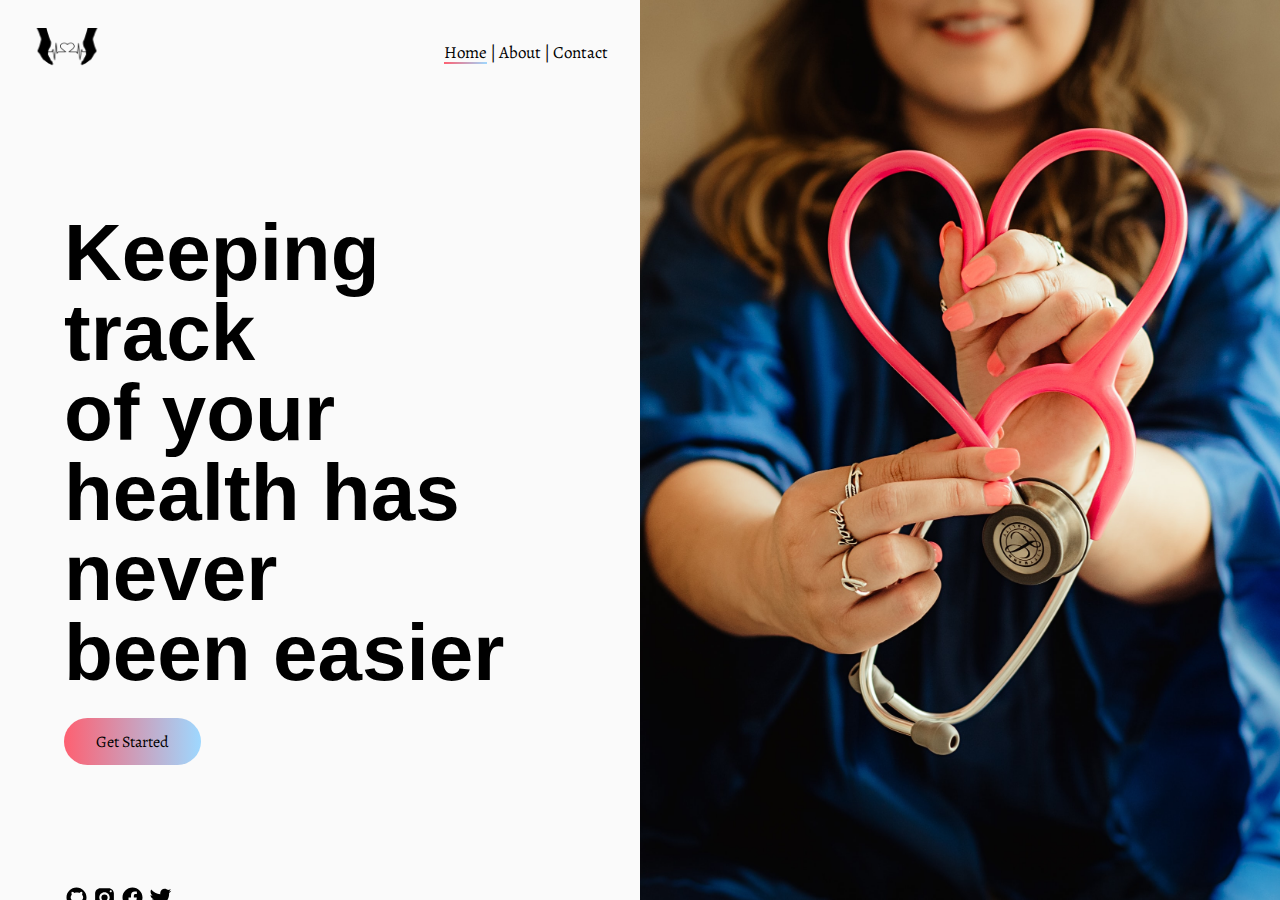
<file: index.html>
<!DOCTYPE html>
<html lang="en">
  <head>
    <meta charset="UTF-8" />
    <meta http-equiv="X-UA-Compatible" content="IE=edge" />
    <meta name="viewport" content="width=device-width, initial-scale=1.0" />
    <title>Home | HMS</title>
    <link rel="preconnect" href="https://fonts.googleapis.com" />
    <link rel="preconnect" href="https://fonts.gstatic.com" crossorigin />
    <link
      href="https://fonts.googleapis.com/css2?family=Alegreya&display=swap"
      rel="stylesheet"
    />
    <link rel="stylesheet" href="css/style.css" />
  </head>
  <body>
    <section class="home">
      <div>
        <div class="header">
          <a href="index.html"
            ><img id="logo" src="assets/hmsLogo.png" alt="Logo"
          /></a>
          <div class="nav">
            <nav>
              <ul>
                <a href="index.html" id="active"
                  ><li class="navPage">Home</li></a
                >
                <li>|</li>
                <a href="about.html"><li class="navPage">About</li></a>
                <li>|</li>
                <a href="contact.html"><li class="navPage">Contact</li></a>
              </ul>
            </nav>
          </div>
        </div>
        <div class="homeContent">
          <h1>Keeping track<br />of your health has never<br />been easier</h1>
          <form method="POST" action="login/login.php">
            <button id="loginBtn" type="submit">Get Started</button>
          </form>
          <div class="footer">
            <ul>
              <li>
                <a href="https://github.com/hailealol" target="_blank"
                  ><img src="assets/github.svg" alt="GitHub"
                /></a>
              </li>
              <li>
                <a href=""
                  ><img src="assets/instagram.svg" alt="Instagram"
                /></a>
              </li>
              <li>
                <a href=""><img src="assets/facebook.svg" alt="Facebook" /></a>
              </li>
              <li>
                <a href=""><img src="assets/twitter.svg" alt="Twitter" /></a>
              </li>
            </ul>
          </div>
        </div>
      </div>
      <div>
        <img id="mainImg" src="assets/homeImg.jpg" alt="Nurse" />
      </div>
    </section>
  </body>
</html>
</file>
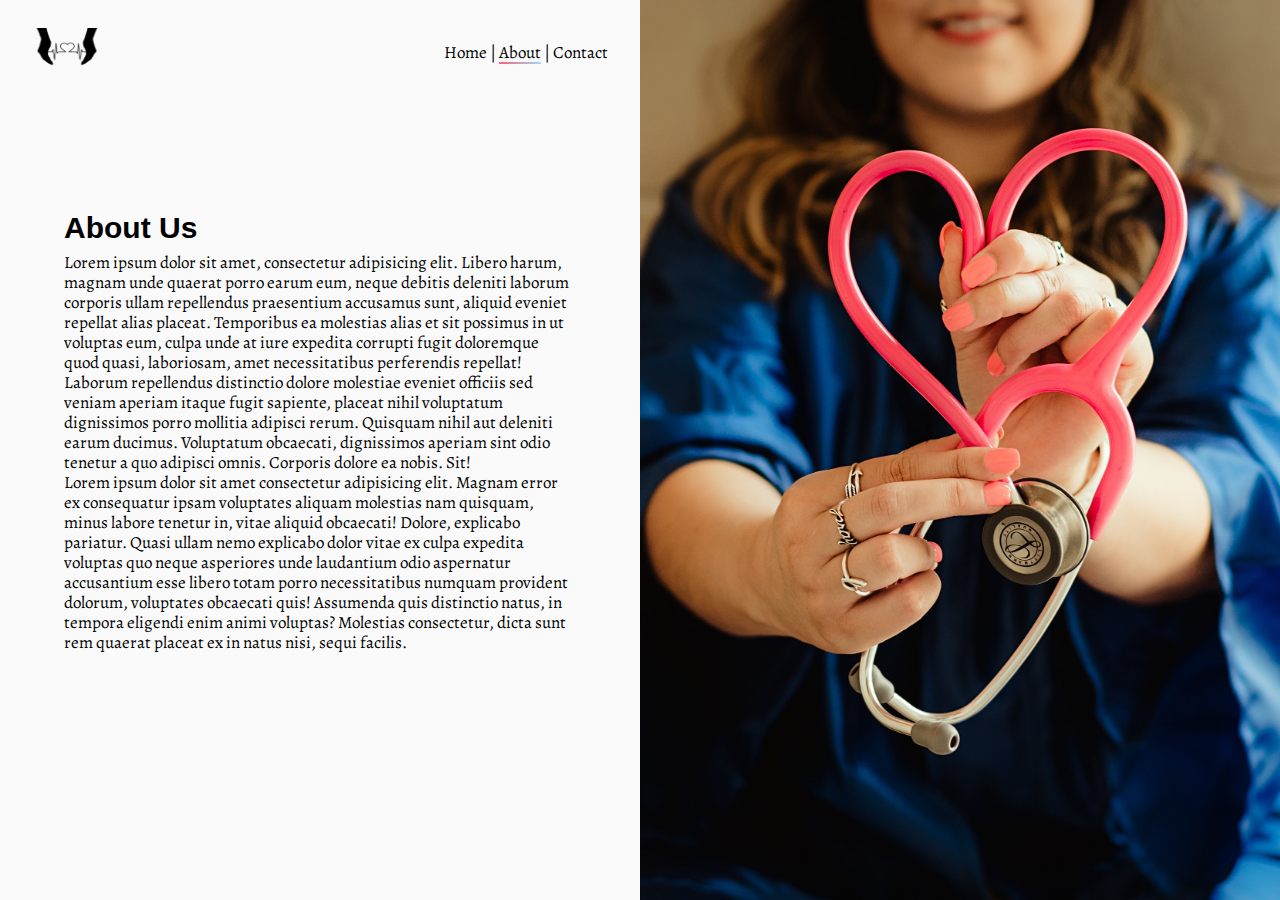
<file: about.html>
<!DOCTYPE html>
<html lang="en">
  <head>
    <meta charset="UTF-8" />
    <meta http-equiv="X-UA-Compatible" content="IE=edge" />
    <meta name="viewport" content="width=device-width, initial-scale=1.0" />
    <title>Home | HMS</title>
    <link rel="preconnect" href="https://fonts.googleapis.com" />
    <link rel="preconnect" href="https://fonts.gstatic.com" crossorigin />
    <link
      href="https://fonts.googleapis.com/css2?family=Alegreya&display=swap"
      rel="stylesheet"
    />
    <link rel="stylesheet" href="css/style.css" />
  </head>
  <body>
    <section class="home">
      <div>
        <div class="header">
          <a href="index.html"
            ><img id="logo" src="assets/hmsLogo.png" alt="Logo"
          /></a>
          <div class="nav">
            <nav>
              <ul>
                <a href="index.html"
                  ><li class="navPage">Home</li></a
                >
                <li>|</li>
                <a href="about.html" id="active"><li class="navPage">About</li></a>
                <li>|</li>
                <a href="contact.html"><li class="navPage">Contact</li></a>
              </ul>
            </nav>
          </div>
        </div>
        <div class="homeContent">
            <h2 class="title">About Us</h2>
            <p>Lorem ipsum dolor sit amet, consectetur adipisicing elit. Libero harum, magnam unde quaerat porro earum eum, neque debitis deleniti laborum corporis ullam repellendus praesentium accusamus sunt, aliquid eveniet repellat alias placeat. Temporibus ea molestias alias et sit possimus in ut voluptas eum, culpa unde at iure expedita corrupti fugit doloremque quod quasi, laboriosam, amet necessitatibus perferendis repellat! Laborum repellendus distinctio dolore molestiae eveniet officiis sed veniam aperiam itaque fugit sapiente, placeat nihil voluptatum dignissimos porro mollitia adipisci rerum. Quisquam nihil aut deleniti earum ducimus. Voluptatum obcaecati, dignissimos aperiam sint odio tenetur a quo adipisci omnis. Corporis dolore ea nobis. Sit!</p>
            <p>Lorem ipsum dolor sit amet consectetur adipisicing elit. Magnam error ex consequatur ipsam voluptates aliquam molestias nam quisquam, minus labore tenetur in, vitae aliquid obcaecati! Dolore, explicabo pariatur. Quasi ullam nemo explicabo dolor vitae ex culpa expedita voluptas quo neque asperiores unde laudantium odio aspernatur accusantium esse libero totam porro necessitatibus numquam provident dolorum, voluptates obcaecati quis! Assumenda quis distinctio natus, in tempora eligendi enim animi voluptas? Molestias consectetur, dicta sunt rem quaerat placeat ex in natus nisi, sequi facilis.</p>
        </div>
      </div>
      <div>
        <img id="mainImg" src="assets/homeImg.jpg" alt="Nurse" />
      </div>
    </section>
  </body>
</html>
</file>
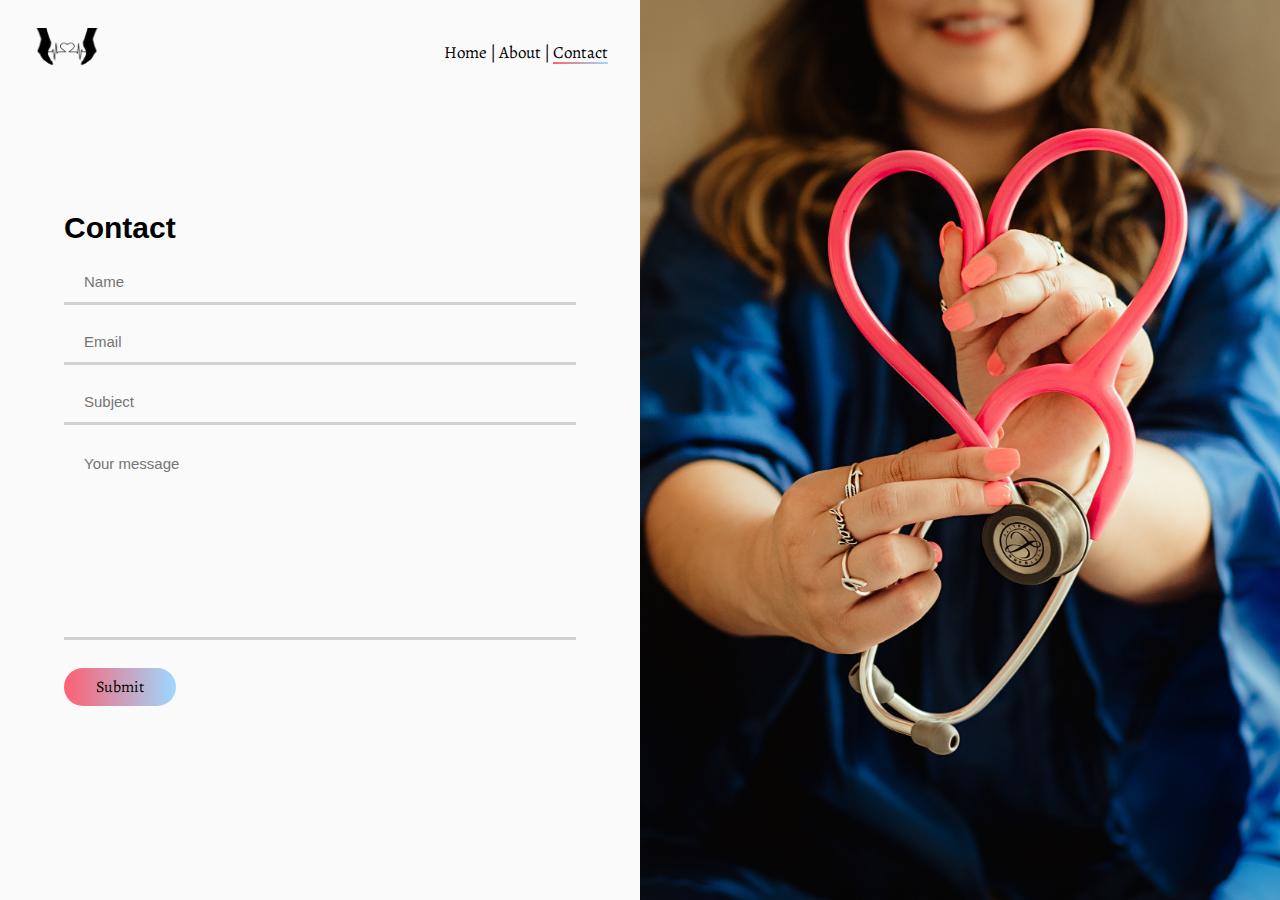
<file: contact.html>
<!DOCTYPE html>
<html lang="en">
  <head>
    <meta charset="UTF-8" />
    <meta http-equiv="X-UA-Compatible" content="IE=edge" />
    <meta name="viewport" content="width=device-width, initial-scale=1.0" />
    <title>Home | HMS</title>
    <link rel="preconnect" href="https://fonts.googleapis.com" />
    <link rel="preconnect" href="https://fonts.gstatic.com" crossorigin />
    <link
      href="https://fonts.googleapis.com/css2?family=Alegreya&display=swap"
      rel="stylesheet"
    />
    <link rel="stylesheet" href="css/style.css" />
  </head>
  <body>
    <section class="home">
      <div>
        <div class="header">
          <a href="index.html"
            ><img id="logo" src="assets/hmsLogo.png" alt="Logo"
          /></a>
          <div class="nav">
            <nav>
              <ul>
                <a href="index.html"
                  ><li class="navPage">Home</li></a
                >
                <li>|</li>
                <a href="about.html"><li class="navPage">About</li></a>
                <li>|</li>
                <a href="contact.html" id="active"><li class="navPage">Contact</li></a>
              </ul>
            </nav>
          </div>
        </div>
        <div class="homeContent">
            <h2 class="title">Contact</h2>
            <form action="" method="POST">
              <input type="text" placeholder="Name" name="name" autocomplete = "off"/>
              <input type="text" placeholder="Email" name="email" autocomplete = "off"/>
              <input type="text" placeholder="Subject" name="subject" autocomplete = "off"/>
              <textarea placeholder="Your message" name="msg" cols="30" rows="10" maxlength="255"></textarea>
              <button id="log" type="submit" onclick="submitTest()">Submit</button>
            </form>
        </div>
      </div>
      <div>
        <img id="mainImg" src="assets/homeImg.jpg" alt="Nurse" />
      </div>
    </section>
    <script>
      function submitTest() {
        alert("Your email has been sent.");
      }
    </script>
  </body>
</html>
</file>
<file: css/style.css>
* {
  padding: 0;
  margin: 0;
  box-sizing: border-box;
  overflow: hidden;
  font-family: "Alegreya", serif;
}

body {
  font-size: 17px;
  line-height: 1.7;
  background-color: #fafafa;
  height: 100%;
  width: 100%;
}

.home {
  display: grid;
  grid-template-columns: repeat(2, 1fr);
  width: 100%;
  height: 100vh;
}

/* Left Side */

/* Nav Bar */

.header {
  display: flex;
  align-items: center;
  justify-content: space-between;
  padding: 1rem 2rem;
}

#logo {
  height: 64px;
  width: 70px;
}

.nav li,
.footer li {
  display: inline;
}

.nav a {
  text-decoration: none;
  color: #000000;
}

.nav a:hover,
#active {
  background: linear-gradient(to right, #fe6071, #9ed8ff 100%);
  background-position: 0 100%;
  background-size: 100% 2px;
  background-repeat: repeat-x;
}

/* Headline */

.homeContent {
  display: flex;
  flex-direction: column;
  align-items: flex-start;
  justify-content: center;
  margin-top: 11vh;
  padding: 0.5rem 4rem;
  text-align: left;
  line-height: 1;
}

.homeContent h1 {
  font-size: 5rem;
  font-family: Arial, Helvetica, sans-serif;
}

.title {
  font-size: 30px;
  margin-bottom: 10px;
  font-family: Arial, Helvetica, sans-serif;
}

.homeContent p {
  font-family: "Alegreya", serif;
  line-height: 20px;
}

/* Button */

#loginBtn,
#log {
  background-image: linear-gradient(
    to right,
    #fe6071,
    #9ed8ff,
    #9ed8ff,
    #fe6071
  );
  background-size: 300%;
  background-position: left;
  border-radius: 50px;
  color: #000000;
  border: none;
  outline: none;
  padding: 0.8rem 2rem;
  margin-top: 25px;
  font-size: 1rem;
  cursor: pointer;
  transition: 0.3s background-position ease-in-out;
}

#loginBtn:hover,
#log:hover {
  background-position: right;
}

textarea {
  resize: none;
  width: 100%;
  margin-top: 10px;
  padding: 12px 20px;
  outline: none;
  background: transparent;
  border: none;
  border-bottom: 3px solid #d1d1d4;
  font-size: 15px;
  font-family: Arial, Helvetica, sans-serif;
}

/* Right Side */

#mainImg {
  width: 100%;
  height: 100vh;
  object-fit: cover;
}

/* Login Form */

input {
  width: 100%;
  padding: 12px 20px;
  margin: 8px 0;
  display: inline-block;
  outline: none;
  border: none;
  border-bottom: 3px solid #d1d1d4;
  box-sizing: border-box;
  background: transparent;
  font-size: 15px;
  font-family: Arial, Helvetica, sans-serif;
}

input:active,
input:focus,
input:hover,
textarea:active,
textarea:focus,
textarea:hover {
  outline: none;
  border-bottom-color: #d297b2;
}

#title {
  font-size: 25px;
  margin-bottom: 15px;
}

#log {
  padding: 0.5rem 2rem;
}

.footer {
  margin-top: 120px;
}

.footer img {
  height: 25px;
  width: 25px;
}

.error {
  background: #f2dede;
  color: #a94442;
  padding: 10px;
  width: 100%;
  border-radius: 5px;
  margin: 20px auto;
}
</file>
